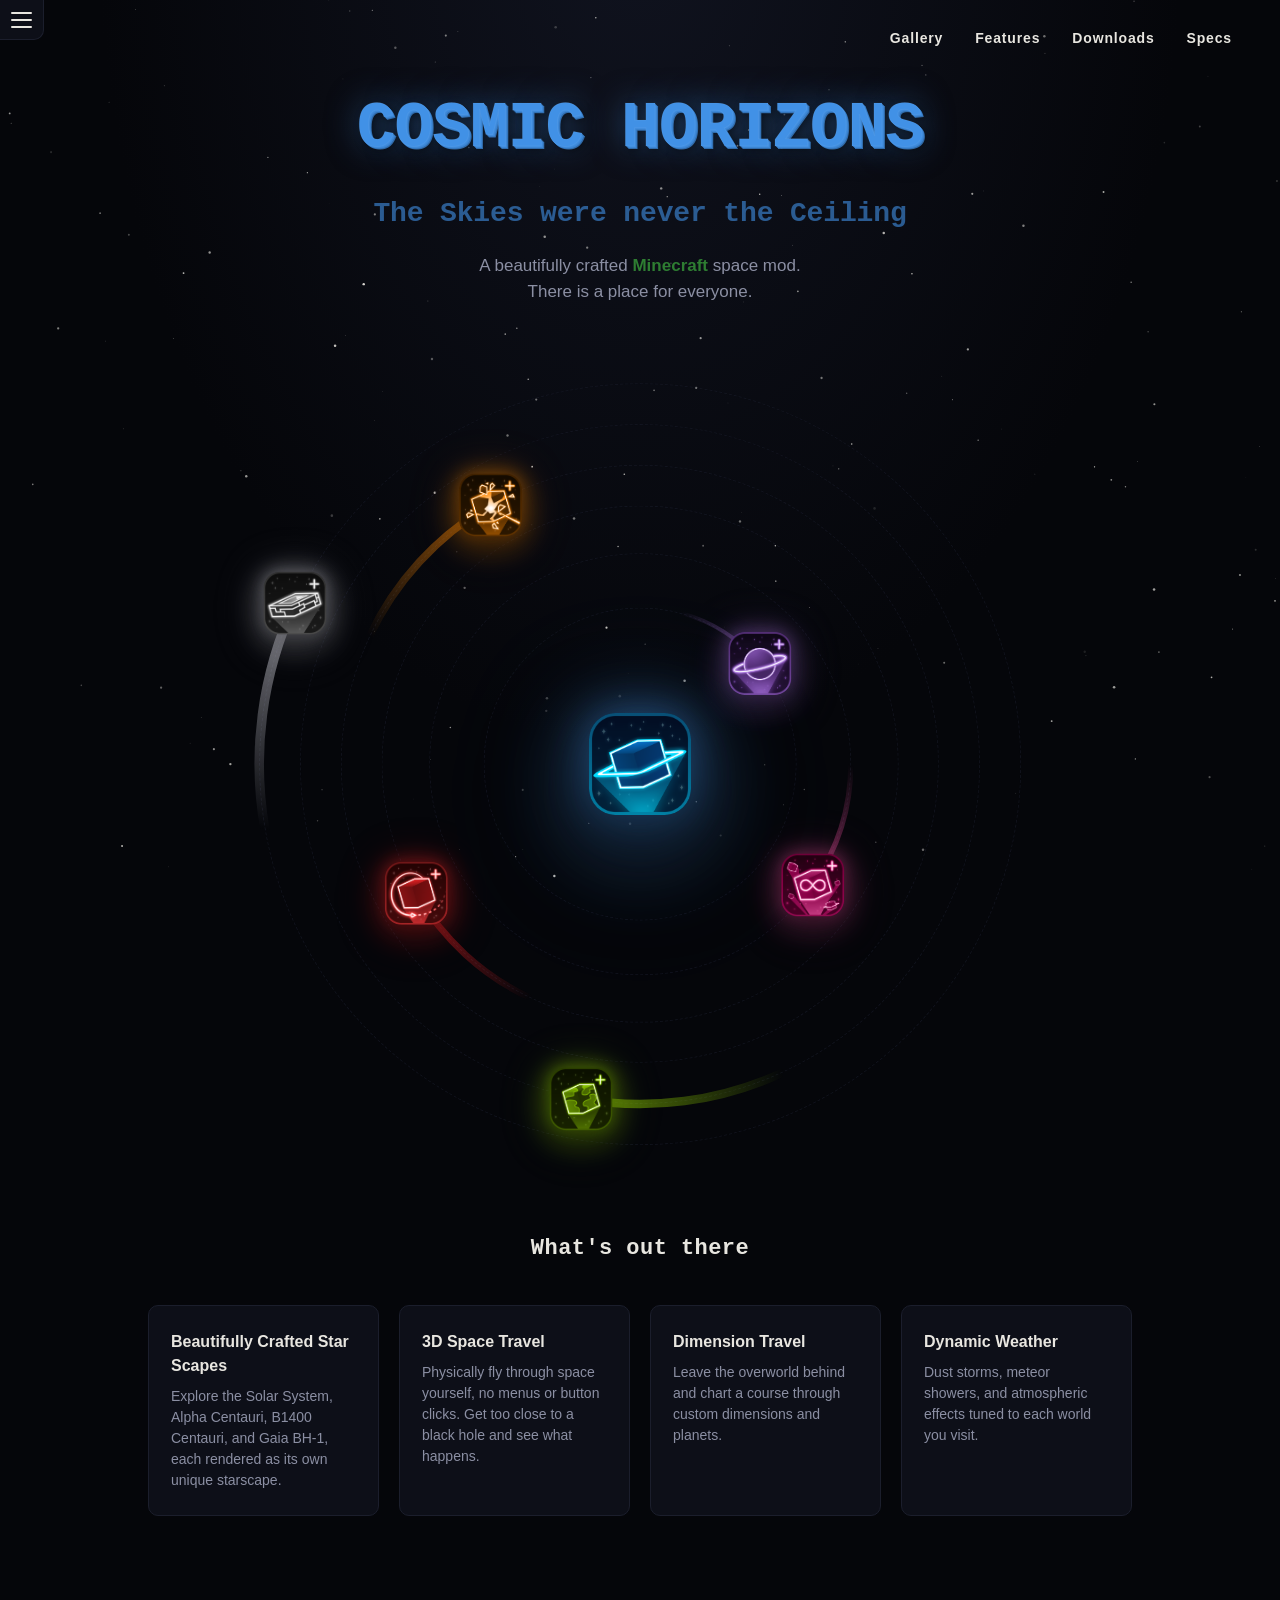
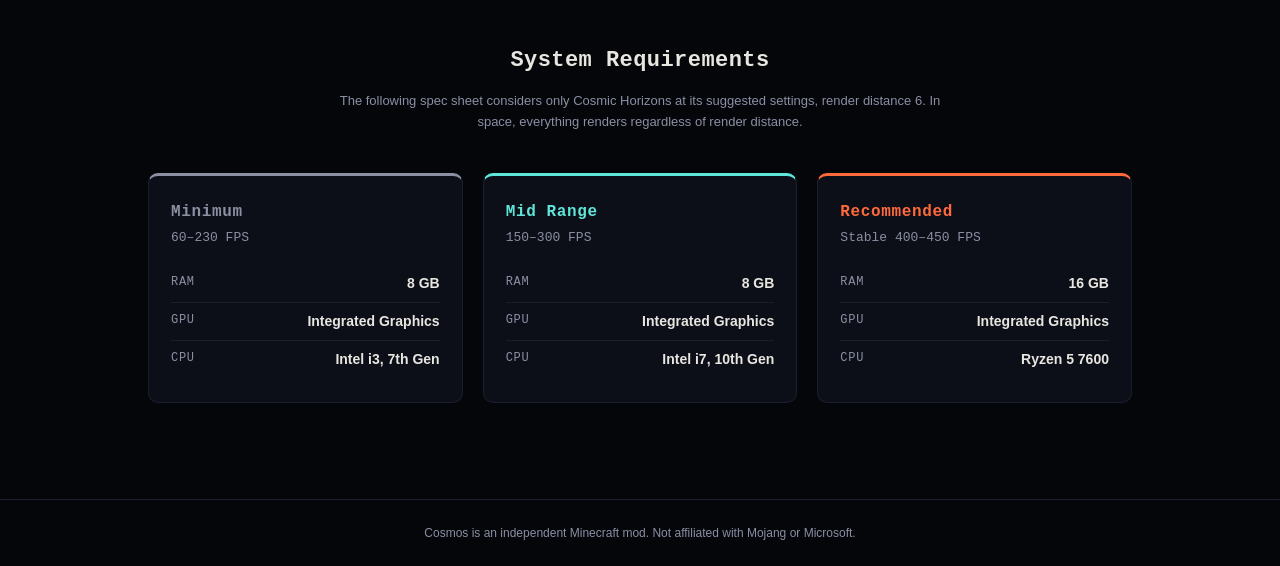
<file: index.html>
<!DOCTYPE html>
<html lang="en">
<head>
  <meta charset="UTF-8" />
  <meta name="viewport" content="width=device-width, initial-scale=1.0" />
  <title>Cosmic Horizons — A Minecraft Space Mod</title>
  <meta name="description" content="Cosmos is a Minecraft mod that adds galaxies, planets, black holes, and dimension travel." />
  <link rel="icon" type="image/png" href="assets/img/cosmos.png" />
  <link rel="stylesheet" href="css/style.css" />
</head>
<body>

  <canvas id="starfield"></canvas>

  <header class="site-header">
    <div class="nav-menu">
      <button class="nav-menu-toggle" id="navMenuToggle" aria-label="Open menu" aria-expanded="false" aria-controls="navMenuDropdown">
        <span></span>
        <span></span>
        <span></span>
      </button>
      <div class="nav-menu-dropdown" id="navMenuDropdown">
        <button class="nav-menu-item" id="navMenuDiscord" type="button">
          <img src="assets/img/discord.png" alt="" />
          <span>Discord</span>
        </button>
        <a class="nav-menu-item" href="news.html">
          <img src="assets/img/news.png" alt="" />
          <span>News</span>
        </a>
        <a class="nav-menu-item" href="credits.html">
          <img src="assets/img/credits.png" alt="" />
          <span>Credits</span>
        </a>
      </div>
    </div>
    <nav class="site-nav">
      <a href="gallery.html" class="nav-gallery">Gallery</a>
      <a href="#features" class="nav-features">Features</a>
      <a href="#viewport" class="nav-downloads">Downloads</a>
      <a href="#specs" class="nav-specs">Specs</a>
    </nav>
  </header>

  <main>

    <section class="hero" id="viewport">
      <h1 class="hero-title-3d">Cosmic&nbsp;Horizons</h1>

      <div class="hero-text">
        <p class="hero-lede">The Skies were never the Ceiling</p>
        <p class="hero-sub-line">A beautifully crafted <span class="mc-green">Minecraft</span> space mod.<br />There is a place for everyone.</p>
      </div>

      <div class="orrery">

        <svg class="trail-defs" width="0" height="0">
          <defs>
            <linearGradient id="trail-fade-spheromatic" gradientUnits="userSpaceOnUse" x1="25.88" y1="-96.59" x2="76.60" y2="-64.28">
              <stop offset="0%" stop-color="var(--hex-spheromatic)" stop-opacity="0" />
              <stop offset="100%" stop-color="var(--hex-spheromatic)" stop-opacity="0.6" />
            </linearGradient>
            <linearGradient id="trail-fade-every-mans-sky" gradientUnits="userSpaceOnUse" x1="100" y1="0" x2="81.92" y2="57.36">
              <stop offset="0%" stop-color="var(--hex-every-mans-sky)" stop-opacity="0" />
              <stop offset="100%" stop-color="var(--hex-every-mans-sky)" stop-opacity="0.6" />
            </linearGradient>
            <linearGradient id="trail-fade-realio" gradientUnits="userSpaceOnUse" x1="-42.26" y1="90.63" x2="-86.60" y2="50">
              <stop offset="0%" stop-color="var(--hex-realio)" stop-opacity="0" />
              <stop offset="100%" stop-color="var(--hex-realio)" stop-opacity="0.6" />
            </linearGradient>
            <linearGradient id="trail-fade-mayhem" gradientUnits="userSpaceOnUse" x1="-90.63" y1="-42.26" x2="-50" y2="-86.60">
              <stop offset="0%" stop-color="var(--hex-mayhem)" stop-opacity="0" />
              <stop offset="100%" stop-color="var(--hex-mayhem)" stop-opacity="0.6" />
            </linearGradient>
            <linearGradient id="trail-fade-trappist" gradientUnits="userSpaceOnUse" x1="42.26" y1="90.63" x2="-17.36" y2="98.48">
              <stop offset="0%" stop-color="var(--hex-trappist)" stop-opacity="0" />
              <stop offset="100%" stop-color="var(--hex-trappist)" stop-opacity="0.6" />
            </linearGradient>
            <linearGradient id="trail-fade-machine-world" gradientUnits="userSpaceOnUse" x1="-98.48" y1="17.36" x2="-90.63" y2="-42.26">
              <stop offset="0%" stop-color="var(--hex-machine-world)" stop-opacity="0" />
              <stop offset="100%" stop-color="var(--hex-machine-world)" stop-opacity="0.6" />
            </linearGradient>
          </defs>
        </svg>

        <div class="orbit-ring orbit-ring--1"></div>
        <div class="orbit-ring orbit-ring--2"></div>
        <div class="orbit-ring orbit-ring--3"></div>
        <div class="orbit-ring orbit-ring--4"></div>
        <div class="orbit-ring orbit-ring--5"></div>
        <div class="orbit-ring orbit-ring--6"></div>

        <svg class="trail trail--spheromatic" style="--angle: -40deg;" viewBox="-100 -100 200 200">
          <path d="M 25.88 -96.59 A 100 100 0 0 1 76.60 -64.28" stroke="url(#trail-fade-spheromatic)" />
        </svg>
        <div class="planet planet--spheromatic" style="--angle: -40deg;" data-addon="spheromatic">
          <img src="assets/img/spheromatic.png" alt="Spheromatic" />
          <span class="planet-label">Spheromatic</span>
        </div>

        <svg class="trail trail--every-mans-sky" style="--angle: 35deg;" viewBox="-100 -100 200 200">
          <path d="M 100 0 A 100 100 0 0 1 81.92 57.36" stroke="url(#trail-fade-every-mans-sky)" />
        </svg>
        <div class="planet planet--every-mans-sky" style="--angle: 35deg;" data-addon="every-mans-sky">
          <img src="assets/img/every_mans_sky.png" alt="Every Man's Sky" />
          <span class="planet-label">Every Man's Sky</span>
        </div>

        <svg class="trail trail--realio" style="--angle: 150deg;" viewBox="-100 -100 200 200">
          <path d="M -42.26 90.63 A 100 100 0 0 1 -86.60 50" stroke="url(#trail-fade-realio)" />
        </svg>
        <div class="planet planet--realio" style="--angle: 150deg;" data-addon="realio">
          <img src="assets/img/realio.png" alt="Realio" />
          <span class="planet-label">Realio</span>
        </div>

        <svg class="trail trail--mayhem" style="--angle: -120deg;" viewBox="-100 -100 200 200">
          <path d="M -90.63 -42.26 A 100 100 0 0 1 -50 -86.60" stroke="url(#trail-fade-mayhem)" />
        </svg>
        <div class="planet planet--mayhem" style="--angle: -120deg;" data-addon="mayhem">
          <img src="assets/img/mayhem.png" alt="Mayhem" />
          <span class="planet-label">Mayhem</span>
        </div>

        <svg class="trail trail--trappist" style="--angle: 100deg;" viewBox="-100 -100 200 200">
          <path d="M 42.26 90.63 A 100 100 0 0 1 -17.36 98.48" stroke="url(#trail-fade-trappist)" />
        </svg>
        <div class="planet planet--trappist" style="--angle: 100deg;" data-addon="trappist">
          <img src="assets/img/trappist.png" alt="Trappist" />
          <span class="planet-label">Trappist</span>
        </div>

        <svg class="trail trail--machine-world" style="--angle: -155deg;" viewBox="-100 -100 200 200">
          <path d="M -98.48 17.36 A 100 100 0 0 1 -90.63 -42.26" stroke="url(#trail-fade-machine-world)" />
        </svg>
        <div class="planet planet--machine-world" style="--angle: -155deg;" data-addon="machine-world">
          <img src="assets/img/machine_world.png" alt="Machine World" />
          <span class="planet-label">Machine World</span>
        </div>

        <div class="hero-core" data-addon="cosmos">
          <img src="assets/img/cosmos.png" alt="Cosmic Horizons mod screenshot" class="hero-core-image" />
          <span class="planet-label hero-core-label">Cosmic Horizons</span>
        </div>

      </div>
    </section>

    <section class="features" id="features">
      <h2>What's out there</h2>
      <div class="feature-grid">
        <article class="feature-card">
          <h3>Beautifully Crafted Star Scapes</h3>
          <p>Explore the Solar System, Alpha Centauri, B1400 Centauri, and Gaia BH-1, each rendered as its own unique starscape.</p>
        </article>
        <article class="feature-card">
          <h3>3D Space Travel</h3>
          <p>Physically fly through space yourself, no menus or button clicks. Get too close to a black hole and see what happens.</p>
        </article>
        <article class="feature-card">
          <h3>Dimension Travel</h3>
          <p>Leave the overworld behind and chart a course through custom dimensions and planets.</p>
        </article>
        <article class="feature-card">
          <h3>Dynamic Weather</h3>
          <p>Dust storms, meteor showers, and atmospheric effects tuned to each world you visit.</p>
        </article>
      </div>
    </section>

    <section class="specs" id="specs">
      <h2>System Requirements</h2>
      <p class="specs-note">The following spec sheet considers only Cosmic Horizons at its suggested settings, render distance 6. In space, everything renders regardless of render distance.</p>

      <div class="specs-grid">
        <article class="specs-card specs-card--min">
          <h3>Minimum</h3>
          <p class="specs-fps">60&ndash;230 FPS</p>
          <dl>
            <div class="specs-row"><dt>RAM</dt><dd>8 GB</dd></div>
            <div class="specs-row"><dt>GPU</dt><dd>Integrated Graphics</dd></div>
            <div class="specs-row"><dt>CPU</dt><dd>Intel i3, 7th Gen</dd></div>
          </dl>
        </article>

        <article class="specs-card specs-card--mid">
          <h3>Mid Range</h3>
          <p class="specs-fps">150&ndash;300 FPS</p>
          <dl>
            <div class="specs-row"><dt>RAM</dt><dd>8 GB</dd></div>
            <div class="specs-row"><dt>GPU</dt><dd>Integrated Graphics</dd></div>
            <div class="specs-row"><dt>CPU</dt><dd>Intel i7, 10th Gen</dd></div>
          </dl>
        </article>

        <article class="specs-card specs-card--rec">
          <h3>Recommended</h3>
          <p class="specs-fps">Stable 400&ndash;450 FPS</p>
          <dl>
            <div class="specs-row"><dt>RAM</dt><dd>16 GB</dd></div>
            <div class="specs-row"><dt>GPU</dt><dd>Integrated Graphics</dd></div>
            <div class="specs-row"><dt>CPU</dt><dd>Ryzen 5 7600</dd></div>
          </dl>
        </article>
      </div>
    </section>

  </main>

  <footer class="site-footer">
    <p>Cosmos is an independent Minecraft mod. Not affiliated with Mojang or Microsoft.</p>
  </footer>

  <div class="addon-backdrop" id="addonBackdrop">
    <div class="addon-panel" id="addonPanel" role="dialog" aria-modal="true" aria-labelledby="addonPanelName">
      <button class="addon-panel-close" id="addonPanelClose" aria-label="Close">&times;</button>
      <h3 class="addon-panel-name" id="addonPanelName"></h3>
      <div class="addon-panel-links">
        <a class="addon-link-btn" id="addonPanelModrinth" href="#" target="_blank" rel="noopener">
          <img src="assets/img/modrinth.png" alt="Modrinth" />
        </a>
        <a class="addon-link-btn" id="addonPanelCurseforge" href="#" target="_blank" rel="noopener">
          <img src="assets/img/curseforge.png" alt="CurseForge" />
        </a>
      </div>
      <p class="addon-panel-about" id="addonPanelAbout"></p>
      <a class="addon-download-btn" id="addonPanelDownload" href="#" target="_blank" rel="noopener">Download</a>
    </div>
  </div>

  <script type="application/json" id="addonData">
  {
    "cosmos": {
      "name": "Cosmic Horizons",
      "color": "rgb(65, 145, 230)",
      "glow": "65, 145, 230",
      "about": "The foundation of the whole thing. Cosmic Horizons rebuilds space in Minecraft from the ground up, with real scale, real distances, and real reasons to fly further than you thought you could. Start in the Solar System, then push out to Alpha Centauri, B1400 Centauri, Gaia BH-1, and whatever else has been added since you last checked. Planets, moons, asteroid fields, black holes, all built to be flown through, not just looked at. Every other addon on this page builds on top of this one. Requires Soul Shade.",
      "released": true,
      "modrinth": "#",
      "curseforge": "#"
    },
    "spheromatic": {
      "name": "Spheromatic",
      "color": "#9866C7",
      "glow": "152, 102, 199",
      "about": "Cosmic Horizons, minus the cubes. Spheromatic swaps out the blocky planets, moons, rings, stars, and black holes for actual sphere geometry, so the universe finally looks the way it should from a distance. Drop it in alongside the base mod and nothing else changes, it's a visual layer, not a rework.",
      "released": true,
      "modrinth": "#",
      "curseforge": "#"
    },
    "every-mans-sky": {
      "name": "Every Man's Sky",
      "color": "#CF468C",
      "glow": "207, 70, 140",
      "about": "For when seven star systems isn't enough. This addon generates new systems on the fly, nebulae, planets, weird formations, none of it hand placed. Fly far enough in any direction and there's always another one waiting.",
      "released": false,
      "modrinth": "#",
      "curseforge": "#"
    },
    "realio": {
      "name": "Realio",
      "color": "#E32124",
      "glow": "227, 33, 36",
      "about": "The realism slider, cranked up. Proper gravity, physics that don't cut corners, and hooks into Valkyrien Skies and Sable so ships and structures behave the way you'd expect them to out in the void.",
      "released": false,
      "modrinth": "#",
      "curseforge": "#"
    },
    "mayhem": {
      "name": "Mayhem",
      "color": "#F98604",
      "glow": "249, 134, 4",
      "about": "Sometimes you just want to blow up a planet. Mayhem adds weapons, prototype tech, and orbital strike systems built for exactly that. Not subtle, not meant to be.",
      "released": false,
      "modrinth": "#",
      "curseforge": "#"
    },
    "trappist": {
      "name": "Trappist",
      "color": "#97D802",
      "glow": "151, 216, 2",
      "about": "TRAPPIST-1, recreated properly, all seven planets. Go looking for the ones that might actually support life, or just wander the surfaces of one of the more famous systems we've found so far.",
      "released": false,
      "modrinth": "#",
      "curseforge": "#"
    },
    "machine-world": {
      "name": "Machine World",
      "color": "#D2D2DC",
      "glow": "210, 210, 220",
      "about": "Build big, or don't bother. Ring worlds, Dyson spheres, star lifters, entire planets converted into machinery. New ways to generate power and automate everything once you've outgrown the basics.",
      "released": false,
      "modrinth": "#",
      "curseforge": "#"
    }
  }
  </script>
  <script src="js/starfield.js"></script>
  <script src="js/main.js"></script>
  <script src="js/addon-panel.js"></script>
</body>
</html>
</file>
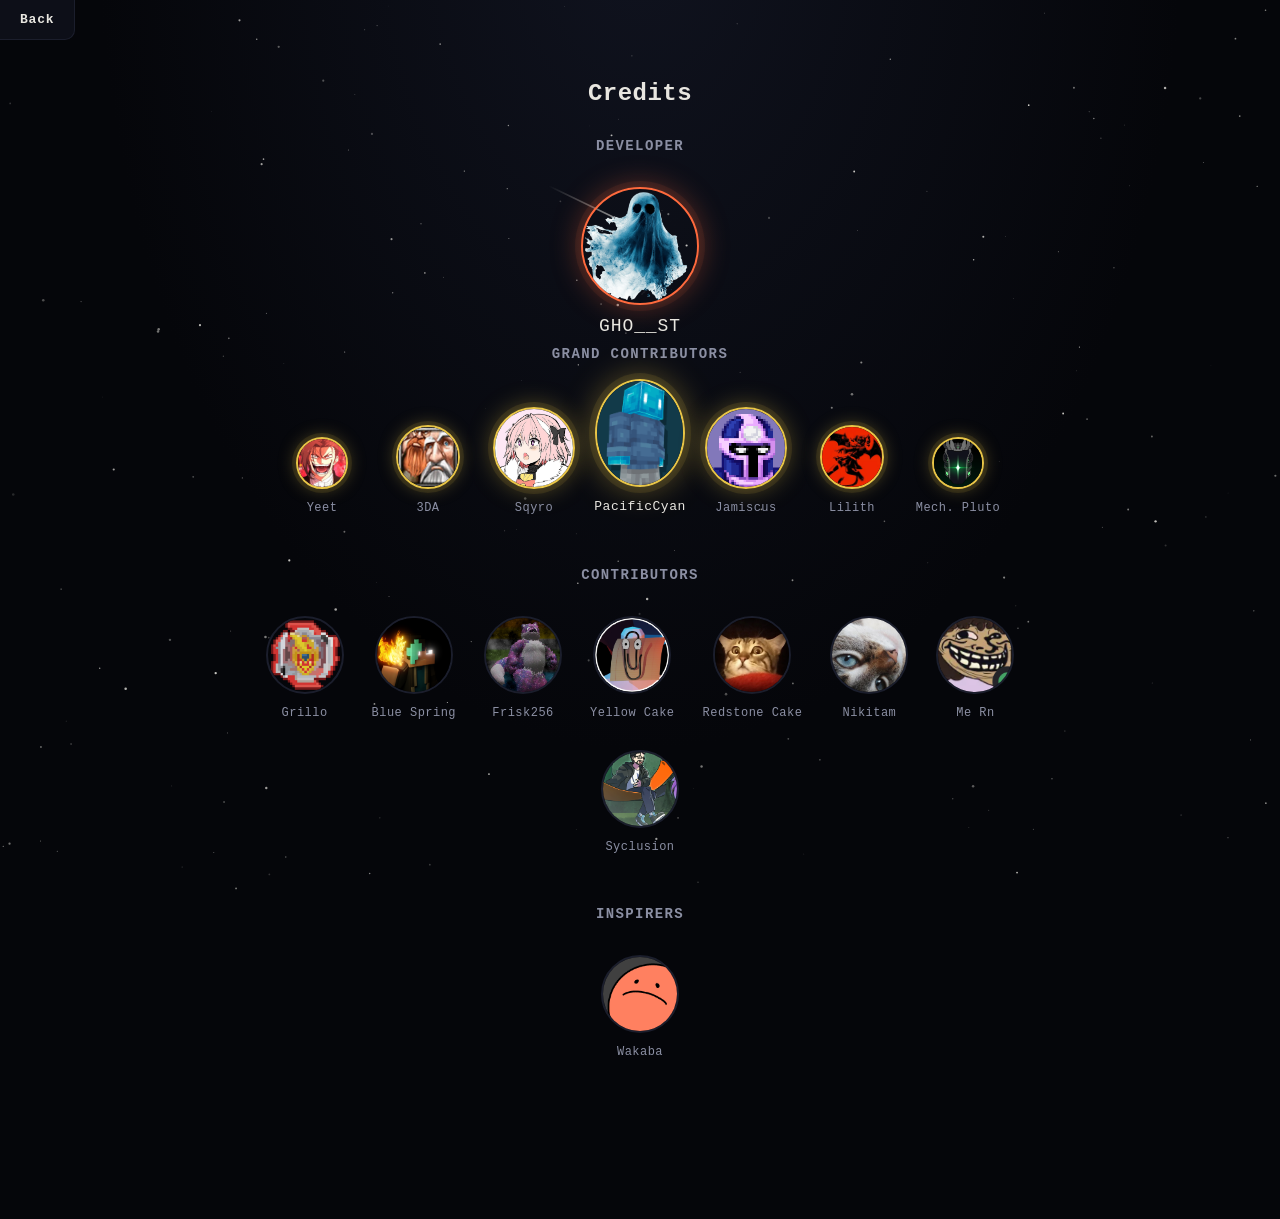
<file: credits.html>
<!DOCTYPE html>
<html lang="en">
<head>
  <meta charset="UTF-8" />
  <meta name="viewport" content="width=device-width, initial-scale=1.0" />
  <title>Cosmic Horizons - Credits</title>
  <meta name="description" content="The people behind the Cosmos Minecraft mod." />
  <link rel="icon" type="image/png" href="assets/img/cosmos.png" />
  <link rel="stylesheet" href="css/style.css" />
</head>
<body class="credits-page">

  <canvas id="starfield"></canvas>

  <header class="news-header">
    <a class="news-back" href="index.html">Back</a>
  </header>

  <main class="credits-main">
    <h1>Credits</h1>

    <section class="credits-section credits-section--tight">
      <h2>Developer</h2>
      <div class="credits-developer">
        <img class="credits-avatar-lg" src="assets/credits/ghost.png" alt="GHO__ST" />
        <p class="credits-name-lg">GHO__ST</p>
      </div>
    </section>

    <section class="credits-section">
      <h2>Grand Contributors</h2>
      <div class="grand-row">
        <div class="grand-item">
          <img class="grand-avatar grand-avatar--edge" src="assets/credits/yeet.png" alt="Yeet" />
          <p class="grand-name">Yeet</p>
        </div>
        <div class="grand-item">
          <img class="grand-avatar grand-avatar--outer" src="assets/credits/3da.png" alt="3DA" />
          <p class="grand-name">3DA</p>
        </div>
        <div class="grand-item">
          <img class="grand-avatar grand-avatar--mid" src="assets/credits/sqyro.png" alt="Sqyro" />
          <p class="grand-name">Sqyro</p>
        </div>
        <div class="grand-item">
          <img class="grand-avatar grand-avatar--center" src="assets/credits/pacific.png" alt="PacificCyan" />
          <p class="grand-name grand-name--center">PacificCyan</p>
        </div>
        <div class="grand-item">
          <img class="grand-avatar grand-avatar--mid" src="assets/credits/jamiscus.png" alt="Jamiscus" />
          <p class="grand-name">Jamiscus</p>
        </div>
        <div class="grand-item">
          <img class="grand-avatar grand-avatar--outer" src="assets/credits/lilith.png" alt="Lilith" />
          <p class="grand-name">Lilith</p>
        </div>
        <div class="grand-item">
          <img class="grand-avatar grand-avatar--edge" src="assets/credits/mechanic_pluto.png" alt="Mech. Pluto" />
          <p class="grand-name">Mech. Pluto</p>
        </div>
      </div>
    </section>

    <section class="credits-section">
      <h2>Contributors</h2>
      <div class="credits-row">
        <div class="credits-item">
          <img class="credits-avatar" src="assets/credits/grillo.png" alt="Grillo" />
          <p class="credits-name">Grillo</p>
        </div>
        <div class="credits-item">
          <img class="credits-avatar" src="assets/credits/blue_spring.png" alt="Blue Spring" />
          <p class="credits-name">Blue Spring</p>
        </div>
        <div class="credits-item">
          <img class="credits-avatar" src="assets/credits/frisk.png" alt="Frisk256" />
          <p class="credits-name">Frisk256</p>
        </div>
        <div class="credits-item">
          <img class="credits-avatar" src="assets/credits/yellow_cake.png" alt="Yellow Cake" />
          <p class="credits-name">Yellow Cake</p>
        </div>
        <div class="credits-item">
          <img class="credits-avatar" src="assets/credits/redstonecake.png" alt="Redstone Cake" />
          <p class="credits-name">Redstone Cake</p>
        </div>
        <div class="credits-item">
          <img class="credits-avatar" src="assets/credits/nikitam.png" alt="Nikitam" />
          <p class="credits-name">Nikitam</p>
        </div>
        <div class="credits-item">
          <img class="credits-avatar" src="assets/credits/me_rn.png" alt="Me Rn" />
          <p class="credits-name">Me Rn</p>
        </div>
        <div class="credits-item">
          <img class="credits-avatar" src="assets/credits/syclusion.png" alt="Syclusion" />
          <p class="credits-name">Syclusion</p>
        </div>
      </div>
    </section>

    <section class="credits-section">
      <h2>Inspirers</h2>
      <div class="credits-row">
        <div class="credits-item">
          <img class="credits-avatar" src="assets/credits/wakaba.png" alt="Wakaba" />
          <p class="credits-name">Wakaba</p>
        </div>
      </div>
    </section>
  </main>

  <script src="js/starfield.js"></script>
</body>
</html>
</file>
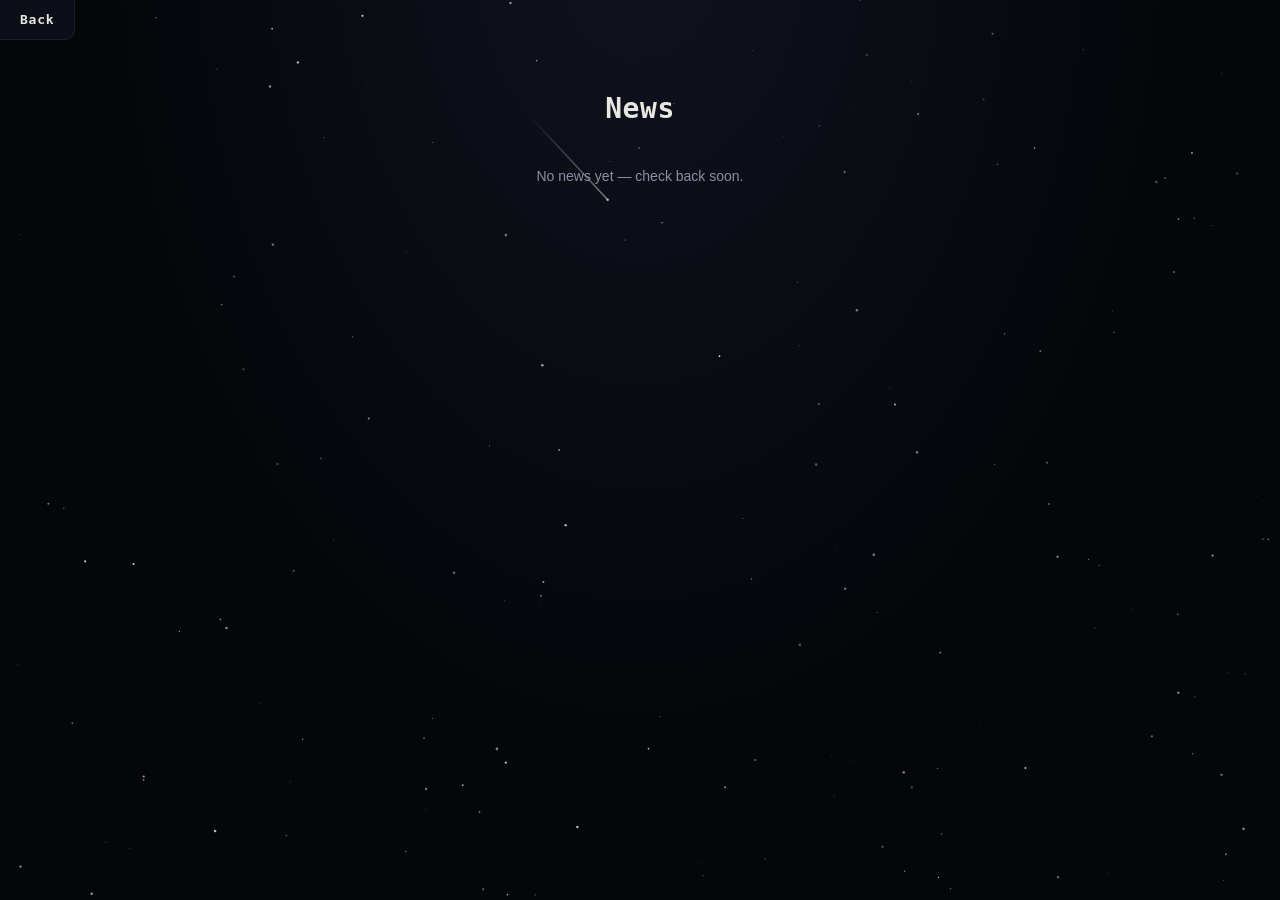
<file: news.html>
<!DOCTYPE html>
<html lang="en">
<head>
  <meta charset="UTF-8" />
  <meta name="viewport" content="width=device-width, initial-scale=1.0" />
  <title>Cosmic Horizons - News</title>
  <meta name="description" content="Latest news and updates for the Cosmos Minecraft mod." />
  <link rel="icon" type="image/png" href="assets/img/cosmos.png" />
  <link rel="stylesheet" href="css/style.css" />
</head>
<body>

  <canvas id="starfield"></canvas>

  <header class="news-header">
    <a class="news-back" href="index.html">Back</a>
  </header>

  <main class="news-main">
    <h1>News</h1>
    <div class="news-list" id="newsList"></div>
  </main>

  <script src="js/starfield.js"></script>
  <script src="js/news.js"></script>
</body>
</html>
</file>
<file: css/style.css>
:root {
  --void:        #05060A;
  --panel:       #0D0F18;
  --panel-line:  #1B1E2C;
  --text:        #E8E6E0;
  --text-dim:    #8B8FA3;
  --plasma:      #FF6A3D;
  --plasma-dim:  #7A3320;
  --cyan:        #5EE6D9;

  --core-glow:            65, 145, 230;
  --glow-spheromatic:     152, 102, 199;
  --glow-every-mans-sky:  207, 70, 140;
  --glow-realio:          227, 33, 36;
  --glow-mayhem:          249, 134, 4;
  --glow-trappist:        151, 216, 2;
  --glow-machine-world:   210, 210, 220;

  --hex-spheromatic:     #9866C7;
  --hex-every-mans-sky:  #CF468C;
  --hex-realio:          #E32124;
  --hex-mayhem:          #F98604;
  --hex-trappist:        #97D802;
  --hex-machine-world:   #D2D2DC;

  --font-display: 'Space Mono', 'IBM Plex Mono', ui-monospace, SFMono-Regular, monospace;
  --font-body:    'Inter', -apple-system, BlinkMacSystemFont, 'Segoe UI', sans-serif;

  --mc-green:    #6FCF3C;
  --spec-min:    #8B8FA3;
  --spec-mid:    var(--cyan);
  --spec-rec:    var(--plasma);
}

* { margin: 0; padding: 0; box-sizing: border-box; }

html { scroll-behavior: smooth; }

body {
  background: var(--void);
  color: var(--text);
  font-family: var(--font-body);
  line-height: 1.5;
  overflow-x: hidden;
}

a {
  color: inherit;
  text-decoration: none;
}

img { max-width: 100%; display: block; }

#starfield {
  position: fixed;
  top: 0;
  left: 0;
  width: 100%;
  height: 100%;
  z-index: 0;
  background: radial-gradient(ellipse at 50% -10%, #10131f 0%, var(--void) 60%);
}

@media (prefers-reduced-motion: reduce) {
  #starfield { display: none; }
}

/* header */

.site-header {
  position: relative;
  z-index: 10;
  display: flex;
  align-items: center;
  justify-content: flex-end;
  padding: 28px 48px;
}

.nav-menu {
  position: fixed;
  top: 0;
  left: 0;
  z-index: 100;
}

.nav-menu-toggle {
  display: flex;
  flex-direction: column;
  justify-content: center;
  align-items: stretch;
  gap: 5px;
  width: 44px;
  height: 40px;
  padding: 0 11px;
  background: var(--panel);
  border: 1px solid var(--panel-line);
  border-top: none;
  border-left: none;
  border-radius: 0 0 10px 0;
  cursor: pointer;
  transition: border-color 0.2s ease, background-color 0.2s ease;
}

.nav-menu-toggle:hover,
.nav-menu-toggle:focus-visible {
  border-color: var(--plasma);
  background: rgba(255, 106, 61, 0.08);
}

.nav-menu-toggle span {
  display: block;
  height: 2px;
  width: 100%;
  background: var(--text);
  border-radius: 2px;
  transition: transform 0.2s ease, opacity 0.2s ease;
}

.nav-menu-toggle.is-active span:nth-child(1) { transform: translateY(7px) rotate(45deg); }
.nav-menu-toggle.is-active span:nth-child(2) { opacity: 0; }
.nav-menu-toggle.is-active span:nth-child(3) { transform: translateY(-7px) rotate(-45deg); }

.nav-menu-dropdown {
  position: absolute;
  top: calc(100% + 10px);
  left: 0;
  z-index: 30;
  min-width: 240px;
  display: flex;
  flex-direction: column;
  gap: 2px;
  background: var(--panel);
  border: 1px solid var(--panel-line);
  border-radius: 10px;
  padding: 10px;
  opacity: 0;
  transform: translateY(-8px);
  pointer-events: none;
  transition: opacity 0.2s ease, transform 0.2s ease;
  box-shadow: 0 20px 40px rgba(0, 0, 0, 0.55);
}

.nav-menu-dropdown.is-open {
  opacity: 1;
  transform: translateY(0);
  pointer-events: auto;
}

.nav-menu-item {
  display: flex;
  align-items: center;
  gap: 12px;
  width: 100%;
  background: none;
  border: none;
  border-radius: 6px;
  padding: 12px 16px;
  font-family: var(--font-body);
  font-size: 14px;
  color: var(--text-dim);
  text-align: left;
  cursor: pointer;
  transition: background-color 0.15s ease, color 0.15s ease;
}

.nav-menu-item:hover,
.nav-menu-item:focus-visible {
  background: rgba(255, 255, 255, 0.06);
  color: var(--text);
}

#navMenuDiscord:hover,
#navMenuDiscord:focus-visible {
  outline: 1px solid #5865F2;
  outline-offset: -1px;
}

.nav-menu-item[href="news.html"]:hover,
.nav-menu-item[href="news.html"]:focus-visible {
  outline: 1px solid #E33636;
  outline-offset: -1px;
}

.nav-menu-item[href="credits.html"]:hover,
.nav-menu-item[href="credits.html"]:focus-visible {
  outline: 1px solid #FF6A3D;
  outline-offset: -1px;
}

.nav-menu-item img {
  width: 18px;
  height: 18px;
  object-fit: contain;
  flex-shrink: 0;
}

@media (prefers-reduced-motion: reduce) {
  .nav-menu-toggle span,
  .nav-menu-dropdown {
    transition: none;
  }
}

.site-nav {
  display: flex;
  gap: 32px;
  font-size: 14px;
  color: var(--text-dim);
}

.site-nav a {
  transition: color 0.2s ease;
}

.site-nav a:hover,
.site-nav a:focus-visible {
  color: var(--text);
}

.nav-specs,
.nav-downloads,
.nav-features,
.nav-gallery {
  font-weight: 700;
  color: var(--text) !important;
  letter-spacing: 0.06em;
}

.nav-specs:hover,
.nav-specs:focus-visible,
.nav-downloads:hover,
.nav-downloads:focus-visible,
.nav-features:hover,
.nav-features:focus-visible,
.nav-gallery:hover,
.nav-gallery:focus-visible {
  color: var(--cyan) !important;
}

/* hero */

main {
  position: relative;
  z-index: 5;
}

.hero {
  display: flex;
  flex-direction: column;
  align-items: center;
  text-align: center;
  padding: 20px 24px 96px;
  gap: 32px;
}

.hero-text {
  max-width: 640px;
  display: flex;
  flex-direction: column;
  gap: 18px;
  align-items: center;
  margin-bottom: 88px;
}

.hero-title-3d {
  width: 100%;
  margin: 0 auto;
  font-family: var(--font-display);
  font-weight: 700;
  font-size: clamp(32px, 5.5vw, 64px);
  line-height: 1;
  letter-spacing: -0.01em;
  text-transform: uppercase;
  text-align: center;
  color: rgb(var(--core-glow));
  cursor: default;
  -webkit-text-stroke: 1px rgba(255, 255, 255, 0.06);
  text-shadow:
    1px 1px 0 rgba(var(--core-glow), 0.7),
    2px 2px 0 rgba(var(--core-glow), 0.7),
    3px 3px 0 rgba(var(--core-glow), 0.7),
    4px 4px 8px rgba(0, 0, 0, 0.5),
    0 0 32px rgba(var(--core-glow), 0.5);
}

.hero-lede {
  font-family: var(--font-display);
  font-weight: 700;
  font-size: clamp(20px, 3vw, 28px);
  letter-spacing: -0.005em;
  color: rgba(var(--core-glow), 0.6);
}

.hero-sub-line {
  font-size: 17px;
  color: var(--text-dim);
}

.mc-green {
  color: #2E7D32;
  font-weight: 700;
}

/* orrery */

.orrery {
  --orrery-size: min(680px, 92vw);
  position: relative;
  width: var(--orrery-size);
  max-width: 100vw;
  aspect-ratio: 1 / 1;
  display: flex;
  align-items: center;
  justify-content: center;
  overflow: visible;
}

.hero-core {
  position: relative;
  z-index: 5;
  width: calc(var(--orrery-size) * 0.15);
  aspect-ratio: 1 / 1;
}

.hero-core-image {
  width: 100%;
  height: 100%;
  object-fit: cover;
  border-radius: 25.7%;
  image-rendering: auto;
  cursor: pointer;
  transition: filter 0.25s ease, transform 0.25s ease;
  transform: scale(1);
  filter:
    drop-shadow(0 30px 45px rgba(0, 0, 0, 0.55))
    drop-shadow(0 0 22px rgba(var(--core-glow), 0.55))
    drop-shadow(0 0 48px rgba(var(--core-glow), 0.3));
}

.hero-core:hover .hero-core-image {
  transform: scale(1.08);
  filter:
    drop-shadow(0 34px 50px rgba(0, 0, 0, 0.6))
    drop-shadow(0 0 32px rgba(var(--core-glow), 0.85))
    drop-shadow(0 0 70px rgba(var(--core-glow), 0.5));
}

.hero-core-label {
  transform: translate(-50%, calc(-50% - 90px));
}

.hero-core:hover .hero-core-label {
  opacity: 1;
  transform: translate(-50%, calc(-50% - 98px));
}

.orbit-ring {
  position: absolute;
  top: 50%;
  left: 50%;
  border: 1px dashed var(--panel-line);
  border-radius: 50%;
  transform: translate(-50%, -50%);
  opacity: 0.55;
}

.orbit-ring--1 { width: 46%; height: 46%; }
.orbit-ring--2 { width: 62%; height: 62%; }
.orbit-ring--3 { width: 76%; height: 76%; }
.orbit-ring--4 { width: 88%; height: 88%; }
.orbit-ring--5 { width: 100%; height: 100%; }
.orbit-ring--6 { width: 112%; height: 112%; }

.planet {
  position: absolute;
  top: 50%;
  left: 50%;
  z-index: 4;
  width: 1px;
  height: 1px;
  transform: translate(-50%, -50%) rotate(var(--angle)) translateX(var(--radius)) rotate(calc(var(--angle) * -1));
  animation: orbit-drift 140s linear infinite;
  animation-delay: inherit;
}

.planet img {
  display: block;
  position: absolute;
  top: 50%;
  left: 50%;
  transform: translate(-50%, -50%) scale(1);
  transform-origin: center;
  max-width: none;
  object-fit: cover;
  width: calc(var(--orrery-size) * 0.094);
  height: calc(var(--orrery-size) * 0.094);
  border-radius: 25.7%;
  image-rendering: auto;
  z-index: 1;
  cursor: pointer;
  transition: filter 0.25s ease, transform 0.25s ease;
  filter:
    drop-shadow(0 8px 14px rgba(0, 0, 0, 0.5))
    drop-shadow(0 0 8px rgba(var(--glow), 0.5))
    drop-shadow(0 0 18px rgba(var(--glow), 0.28));
}

.planet:hover img {
  transform: translate(-50%, -50%) scale(1.22);
  filter:
    drop-shadow(0 10px 18px rgba(0, 0, 0, 0.55))
    drop-shadow(0 0 14px rgba(var(--glow), 0.85))
    drop-shadow(0 0 32px rgba(var(--glow), 0.5));
}

.planet::before {
  content: "";
  position: absolute;
  top: 50%;
  left: 50%;
  width: calc(var(--orrery-size) * 0.044);
  height: calc(var(--orrery-size) * 0.0074);
  background: linear-gradient(to left, rgba(var(--glow), 0.55), rgba(var(--glow), 0));
  border-radius: 999px;
  transform-origin: right center;
  transform: translate(-100%, -50%) rotate(calc(var(--angle) - 90deg));
  animation: trail-streak-spin 140s linear infinite;
  animation-delay: inherit;
  filter: blur(1.5px);
  z-index: 0;
  pointer-events: none;
}

@keyframes trail-streak-spin {
  from { transform: translate(-100%, -50%) rotate(calc(var(--angle) - 90deg)); }
  to   { transform: translate(-100%, -50%) rotate(calc(var(--angle) + 360deg - 90deg)); }
}

.planet-label {
  position: absolute;
  top: 50%;
  left: 50%;
  transform: translate(-50%, calc(-50% - 46px));
  white-space: nowrap;
  max-width: 40vw;
  overflow: hidden;
  text-overflow: ellipsis;
  font-family: var(--font-display);
  font-size: 11px;
  letter-spacing: 0.06em;
  color: var(--text);
  background: rgba(13, 15, 24, 0.9);
  border: 1px solid var(--panel-line);
  padding: 5px 10px;
  border-radius: 6px;
  opacity: 0;
  pointer-events: none;
  transition: opacity 0.2s ease, transform 0.2s ease;
  z-index: 2;
}

.planet:hover .planet-label {
  opacity: 1;
  transform: translate(-50%, calc(-50% - 54px));
}

.planet--spheromatic     { --radius: calc(var(--orrery-size) * 0.23); --glow: var(--glow-spheromatic); }
.planet--every-mans-sky  { --radius: calc(var(--orrery-size) * 0.31); --glow: var(--glow-every-mans-sky); }
.planet--realio          { --radius: calc(var(--orrery-size) * 0.38); --glow: var(--glow-realio); }
.planet--mayhem          { --radius: calc(var(--orrery-size) * 0.44); --glow: var(--glow-mayhem); }
.planet--trappist        { --radius: calc(var(--orrery-size) * 0.50); --glow: var(--glow-trappist); }
.planet--machine-world   { --radius: calc(var(--orrery-size) * 0.56); --glow: var(--glow-machine-world); }

@keyframes orbit-drift {
  from { transform: translate(-50%, -50%) rotate(var(--angle)) translateX(var(--radius)) rotate(calc(var(--angle) * -1)); }
  to   { transform: translate(-50%, -50%) rotate(calc(var(--angle) + 360deg)) translateX(var(--radius)) rotate(calc((var(--angle) + 360deg) * -1)); }
}

.trail {
  position: absolute;
  top: 50%;
  left: 50%;
  z-index: 3;
  pointer-events: none;
  transform: translate(-50%, -50%);
  animation: trail-drift 140s linear infinite;
  overflow: visible;
}

.trail path {
  fill: none;
  stroke-width: 2.5;
  stroke-linecap: round;
}

.trail--spheromatic     { width: 46%;  height: 46%; }
.trail--every-mans-sky  { width: 62%;  height: 62%; }
.trail--realio          { width: 76%;  height: 76%; }
.trail--mayhem          { width: 88%;  height: 88%; }
.trail--trappist        { width: 100%; height: 100%; }
.trail--machine-world   { width: 112%; height: 112%; }

@keyframes trail-drift {
  from { transform: translate(-50%, -50%) rotate(0deg); }
  to   { transform: translate(-50%, -50%) rotate(360deg); }
}

@media (prefers-reduced-motion: reduce) {
  .trail { animation: none; }
}

.viewport-caption {
  position: absolute;
  bottom: -8px;
  left: 50%;
  transform: translateX(-50%);
  font-family: var(--font-display);
  font-size: 11px;
  letter-spacing: 0.12em;
  color: var(--text-dim);
  white-space: nowrap;
}

@media (prefers-reduced-motion: reduce) {
  .planet { animation: none; }
}

@media (max-width: 640px) {
  .orrery {
    --orrery-size: min(680px, 82vw);
  }

  .planet-label {
    font-size: 10px;
    padding: 4px 8px;
  }
}

@media (max-width: 420px) {
  .orrery {
    --orrery-size: min(680px, 70vw);
  }
}

/* features */

.features {
  padding: 32px 48px 96px;
  max-width: 1080px;
  margin: 0 auto;
}

.features h2 {
  font-family: var(--font-display);
  font-size: 22px;
  text-align: center;
  margin-bottom: 40px;
  color: var(--text);
  letter-spacing: 0.02em;
}

.feature-grid {
  display: grid;
  grid-template-columns: repeat(auto-fit, minmax(220px, 1fr));
  gap: 20px;
}

.feature-card {
  background: var(--panel);
  border: 1px solid var(--panel-line);
  border-radius: 10px;
  padding: 24px 22px;
  transition: border-color 0.2s ease, transform 0.2s ease;
}

.feature-card:hover {
  border-color: var(--plasma-dim);
  transform: translateY(-2px);
}

.feature-card h3 {
  font-size: 16px;
  margin-bottom: 8px;
  color: var(--text);
}

.feature-card p {
  font-size: 14px;
  color: var(--text-dim);
}

/* specs */

.specs {
  padding: 32px 48px 96px;
  max-width: 1080px;
  margin: 0 auto;
  text-align: center;
}

.specs h2 {
  font-family: var(--font-display);
  font-size: 22px;
  margin-bottom: 14px;
  letter-spacing: 0.02em;
}

.specs-note {
  color: var(--text-dim);
  font-size: 13px;
  max-width: 640px;
  margin: 0 auto 40px;
  line-height: 1.6;
}

.specs-grid {
  display: grid;
  grid-template-columns: repeat(auto-fit, minmax(240px, 1fr));
  gap: 20px;
  text-align: left;
}

.specs-card {
  background: var(--panel);
  border: 1px solid var(--panel-line);
  border-top: 3px solid var(--spec-min);
  border-radius: 10px;
  padding: 24px 22px;
  transition: border-color 0.2s ease, transform 0.2s ease;
}

.specs-card--mid { border-top-color: var(--spec-mid); }
.specs-card--rec { border-top-color: var(--spec-rec); }

.specs-card:hover {
  transform: translateY(-2px);
}

.specs-card h3 {
  font-family: var(--font-display);
  font-size: 16px;
  letter-spacing: 0.04em;
  margin-bottom: 4px;
}

.specs-card--min h3 { color: var(--spec-min); }
.specs-card--mid h3 { color: var(--spec-mid); }
.specs-card--rec h3 { color: var(--spec-rec); }

.specs-fps {
  font-family: var(--font-display);
  font-size: 13px;
  color: var(--text-dim);
  margin-bottom: 18px;
}

.specs-row {
  display: flex;
  justify-content: space-between;
  padding: 8px 0;
  border-top: 1px solid var(--panel-line);
  font-size: 14px;
}

.specs-row:first-child { border-top: none; }

.specs-row dt {
  color: var(--text-dim);
  font-family: var(--font-display);
  font-size: 12px;
  letter-spacing: 0.06em;
  text-transform: uppercase;
}

.specs-row dd {
  font-weight: 700;
}

/* footer */

.site-footer {
  position: relative;
  z-index: 5;
  text-align: center;
  padding: 24px;
  font-size: 12px;
  color: var(--text-dim);
  border-top: 1px solid var(--panel-line);
}

/* addon panel */

.addon-backdrop {
  position: fixed;
  inset: 0;
  z-index: 50;
  display: flex;
  align-items: center;
  justify-content: center;
  padding: 24px;
  background: rgba(5, 6, 10, 0.6);
  backdrop-filter: blur(10px);
  -webkit-backdrop-filter: blur(10px);
  opacity: 0;
  pointer-events: none;
  transition: opacity 0.25s ease;
}

.addon-backdrop.is-open {
  opacity: 1;
  pointer-events: auto;
}

.addon-panel {
  --panel-color: var(--cyan);
  --panel-glow: 94, 230, 217;
  position: relative;
  z-index: 51;
  width: min(420px, 88vw);
  max-height: calc(100vh - 48px);
  overflow-y: auto;
  background: var(--panel);
  border: 1px solid var(--panel-color);
  border-radius: 14px;
  padding: 32px 28px 28px;
  transform: scale(0.94);
  opacity: 0;
  pointer-events: none;
  transition: opacity 0.25s ease, transform 0.25s ease;
  box-shadow:
    0 0 0 1px rgba(var(--panel-glow), 0.3),
    0 0 30px rgba(var(--panel-glow), 0.45),
    0 0 70px rgba(var(--panel-glow), 0.25),
    0 20px 60px rgba(0, 0, 0, 0.6);
}

.addon-panel.is-open {
  opacity: 1;
  transform: scale(1);
  pointer-events: auto;
}

.addon-panel-close {
  position: absolute;
  top: 14px;
  right: 16px;
  background: none;
  border: none;
  color: var(--text-dim);
  font-size: 22px;
  line-height: 1;
  cursor: pointer;
  padding: 4px 8px;
  transition: color 0.2s ease;
}

.addon-panel-close:hover,
.addon-panel-close:focus-visible {
  color: var(--text);
}

.addon-panel-name {
  font-family: var(--font-display);
  font-weight: 700;
  font-size: 24px;
  letter-spacing: 0.01em;
  margin-bottom: 22px;
  padding: 0 28px;
  text-align: center;
}

.addon-panel-links {
  display: flex;
  justify-content: center;
  gap: 14px;
  margin-bottom: 20px;
}

.addon-link-btn {
  width: 48px;
  height: 48px;
  border-radius: 50%;
  overflow: hidden;
  border: 1px solid var(--panel-line);
  background: var(--void);
  display: flex;
  align-items: center;
  justify-content: center;
  transition: transform 0.2s ease, border-color 0.2s ease, opacity 0.2s ease;
}

.addon-link-btn:hover,
.addon-link-btn:focus-visible {
  transform: translateY(-2px);
  border-color: var(--panel-color);
}

.addon-link-btn img {
  width: 100%;
  height: 100%;
  object-fit: cover;
}

.addon-link-btn.is-disabled {
  opacity: 0.35;
  filter: grayscale(1);
  cursor: not-allowed;
  pointer-events: none;
}

.addon-panel-about {
  color: var(--text-dim);
  font-size: 14px;
  line-height: 1.6;
  text-align: center;
  margin-bottom: 24px;
}

.addon-download-btn {
  display: block;
  width: 100%;
  text-align: center;
  padding: 13px 24px;
  background: var(--mc-green);
  color: var(--void);
  font-family: var(--font-display);
  font-weight: 700;
  font-size: 13px;
  letter-spacing: 0.06em;
  border-radius: 8px;
  box-shadow:
    0 0 16px rgba(111, 207, 60, 0.5),
    0 0 36px rgba(111, 207, 60, 0.3);
  transition: filter 0.2s ease, transform 0.2s ease;
}

.addon-download-btn:hover,
.addon-download-btn:focus-visible {
  filter: brightness(1.08);
  transform: translateY(-1px);
}

.addon-download-btn.is-unreleased {
  background: #E33E3E;
  color: var(--text);
  cursor: not-allowed;
  box-shadow:
    0 0 16px rgba(227, 62, 62, 0.5),
    0 0 36px rgba(227, 62, 62, 0.3);
}

.addon-download-btn.is-unreleased:hover,
.addon-download-btn.is-unreleased:focus-visible {
  filter: none;
  transform: none;
}

@media (prefers-reduced-motion: reduce) {
  .addon-backdrop,
  .addon-panel {
    transition: opacity 0.15s ease;
  }
  .addon-panel.is-open {
    transform: scale(1);
  }
}

@media (max-width: 640px) {
  .site-header {
    padding: 20px 24px;
  }

  .site-nav {
    gap: 20px;
  }

  .hero {
    padding: 40px 20px 72px;
  }
}

/* news page */

.news-header {
  position: fixed;
  top: 0;
  left: 0;
  z-index: 100;
  display: flex;
  align-items: center;
  padding: 0;
}

.news-back {
  display: flex;
  align-items: center;
  height: 40px;
  font-family: var(--font-display);
  font-weight: 700;
  font-size: 13px;
  letter-spacing: 0.06em;
  color: var(--text);
  padding: 0 20px;
  background: var(--panel);
  border: 1px solid var(--panel-line);
  border-top: none;
  border-left: none;
  border-radius: 0 0 10px 0;
  transition: border-color 0.2s ease, background-color 0.2s ease;
}

.news-back:hover,
.news-back:focus-visible {
  border-color: var(--plasma);
  background: rgba(255, 106, 61, 0.08);
}

.news-main {
  position: relative;
  z-index: 5;
  max-width: 760px;
  margin: 0 auto;
  padding: 88px 24px 96px;
}

.news-main h1 {
  font-family: var(--font-display);
  font-size: 28px;
  letter-spacing: 0.02em;
  text-align: center;
  margin-bottom: 36px;
}

.news-list {
  display: flex;
  flex-direction: column;
  gap: 18px;
}

.news-empty {
  text-align: center;
  color: var(--text-dim);
  font-size: 14px;
}

.news-card {
  position: relative;
  background: var(--panel);
  border: 1px solid var(--panel-line);
  border-left: 4px solid var(--text-dim);
  border-radius: 10px;
  padding: 20px 22px;
}

.news-card--important { border-left-color: #E8C547; }
.news-card--normal    { border-left-color: var(--mc-green); }
.news-card--warning   { border-left-color: #E33E3E; }
.news-card--default   { border-left-color: var(--text-dim); }

.news-card-head {
  display: flex;
  align-items: center;
  gap: 10px;
  margin-bottom: 6px;
}

.news-card-title {
  font-family: var(--font-display);
  font-size: 16px;
  letter-spacing: 0.01em;
}

.news-dot {
  width: 9px;
  height: 9px;
  border-radius: 50%;
  background: #FF3B3B;
  flex-shrink: 0;
  animation: news-dot-pulse 1.6s ease-in-out infinite;
}

@keyframes news-dot-pulse {
  0%   { box-shadow: 0 0 0 0 rgba(255, 59, 59, 0.65); }
  70%  { box-shadow: 0 0 0 9px rgba(255, 59, 59, 0); }
  100% { box-shadow: 0 0 0 0 rgba(255, 59, 59, 0); }
}

.news-card-date {
  font-family: var(--font-display);
  font-size: 12px;
  letter-spacing: 0.05em;
  color: var(--text-dim);
  margin-bottom: 12px;
}

.news-card-body {
  font-size: 14px;
  line-height: 1.6;
  color: var(--text-dim);
  margin-bottom: 14px;
}

@media (prefers-reduced-motion: reduce) {
  .news-dot { animation: none; }
}

/* credits page */

.credits-main {
  position: relative;
  z-index: 5;
  max-width: 860px;
  margin: 0 auto;
  padding: 76px 24px 110px;
}

.credits-main h1 {
  font-family: var(--font-display);
  font-size: 24px;
  letter-spacing: 0.02em;
  text-align: center;
  margin-bottom: 24px;
}

.credits-section {
  margin-bottom: 48px;
}

.credits-section--tight {
  margin-bottom: 4px;
}

.credits-section h2 {
  font-family: var(--font-display);
  font-size: 14px;
  letter-spacing: 0.1em;
  text-transform: uppercase;
  text-align: center;
  color: var(--text-dim);
  margin-bottom: 30px;
}

.credits-section--tight + .credits-section h2 {
  margin-bottom: 14px;
}

.credits-developer {
  display: flex;
  flex-direction: column;
  align-items: center;
  gap: 8px;
}

.credits-avatar-lg {
  width: 118px;
  height: 118px;
  border-radius: 50%;
  object-fit: cover;
  aspect-ratio: 1 / 1;
  flex-shrink: 0;
  border: 2px solid var(--plasma);
  box-shadow:
    0 0 0 6px rgba(255, 106, 61, 0.08),
    0 0 30px rgba(255, 106, 61, 0.4);
  transition: transform 0.2s ease, box-shadow 0.2s ease;
}

.credits-developer:hover .credits-avatar-lg {
  transform: scale(1.08);
  box-shadow:
    0 0 0 6px rgba(255, 106, 61, 0.12),
    0 0 44px rgba(255, 106, 61, 0.6);
}

.credits-name-lg {
  font-family: var(--font-display);
  font-size: 18px;
  letter-spacing: 0.05em;
}

.grand-row {
  display: flex;
  align-items: flex-end;
  justify-content: center;
  gap: 16px;
  flex-wrap: wrap;
}

.grand-item {
  display: flex;
  flex-direction: column;
  align-items: center;
  justify-content: flex-end;
  gap: 10px;
  width: 90px;
}

.grand-avatar {
  border-radius: 50%;
  object-fit: cover;
  aspect-ratio: 1 / 1;
  flex-shrink: 0;
  border: 2px solid #E8C547;
  box-shadow:
    0 0 0 4px rgba(232, 197, 71, 0.1),
    0 0 18px rgba(232, 197, 71, 0.35);
  transition: transform 0.2s ease, box-shadow 0.2s ease;
}

.grand-avatar--edge {
  width: 52px;
  height: 52px;
}

.grand-avatar--outer {
  width: 64px;
  height: 64px;
}

.grand-avatar--mid {
  width: 82px;
  height: 82px;
  box-shadow:
    0 0 0 5px rgba(232, 197, 71, 0.1),
    0 0 26px rgba(232, 197, 71, 0.4);
}

.grand-avatar--center {
  width: 108px;
  height: 108px;
  box-shadow:
    0 0 0 6px rgba(232, 197, 71, 0.1),
    0 0 34px rgba(232, 197, 71, 0.45);
}

.grand-item:hover .grand-avatar {
  transform: scale(1.1);
  box-shadow:
    0 0 0 5px rgba(232, 197, 71, 0.16),
    0 0 24px rgba(232, 197, 71, 0.55);
}

.grand-item:hover .grand-avatar--center {
  box-shadow:
    0 0 0 6px rgba(232, 197, 71, 0.16),
    0 0 44px rgba(232, 197, 71, 0.65);
}

.grand-name {
  font-family: var(--font-display);
  font-size: 12px;
  letter-spacing: 0.04em;
  color: var(--text-dim);
}

.grand-name--center {
  color: var(--text);
  font-size: 13px;
}

.credits-row {
  display: flex;
  justify-content: center;
  flex-wrap: wrap;
  gap: 28px;
}

.credits-item {
  display: flex;
  flex-direction: column;
  align-items: center;
  gap: 10px;
}

.credits-avatar {
  width: 78px;
  height: 78px;
  border-radius: 50%;
  object-fit: cover;
  aspect-ratio: 1 / 1;
  flex-shrink: 0;
  border: 2px solid var(--panel-line);
  transition: border-color 0.2s ease, transform 0.2s ease, box-shadow 0.2s ease;
}

.credits-item:hover .credits-avatar {
  border-color: var(--cyan);
  transform: scale(1.1);
  box-shadow:
    0 0 0 5px rgba(94, 230, 217, 0.12),
    0 0 22px rgba(94, 230, 217, 0.5);
}

.credits-name {
  font-family: var(--font-display);
  font-size: 12px;
  letter-spacing: 0.04em;
  color: var(--text-dim);
}

@media (max-width: 640px) {
  .grand-row {
    display: grid;
    grid-template-columns: repeat(3, 1fr);
    justify-items: center;
    gap: 24px 12px;
  }

  .grand-item {
    width: 100%;
  }

  .grand-avatar,
  .grand-avatar--edge,
  .grand-avatar--outer,
  .grand-avatar--mid,
  .grand-avatar--center {
    width: 72px;
    height: 72px;
  }

  .grand-name,
  .grand-name--center {
    font-size: 11px;
    text-align: center;
  }

  .credits-row {
    display: grid;
    grid-template-columns: repeat(3, 1fr);
    justify-items: center;
    gap: 22px 10px;
  }

  .credits-item {
    width: 100%;
  }

  .credits-avatar {
    width: 64px;
    height: 64px;
  }

  .credits-name {
    font-size: 11px;
    text-align: center;
  }
}

@media (max-width: 380px) {
  .grand-row,
  .credits-row {
    grid-template-columns: repeat(2, 1fr);
  }
}

/* gallery page */

.gallery-main {
  position: relative;
  z-index: 5;
  max-width: 1400px;
  margin: 0 auto;
  padding: 76px 24px 80px;
}

.gallery-main h1 {
  font-family: var(--font-display);
  font-size: 22px;
  letter-spacing: 0.02em;
  text-align: center;
  margin-bottom: 20px;
}

.gallery-rows {
  display: flex;
  flex-direction: column;
  gap: 24px;
}

.gallery-row-title {
  font-family: var(--font-display);
  font-weight: 700;
  font-size: 14px;
  letter-spacing: 0.12em;
  text-transform: uppercase;
  text-align: center;
  color: rgb(var(--row-glow));
  margin-bottom: 10px;
  text-shadow: 0 0 18px rgba(var(--row-glow), 0.5);
}

.gallery-row--bordered {
  padding-bottom: 24px;
  border-bottom: 2px solid rgba(var(--row-glow), 0.45);
  box-shadow: 0 1px 12px rgba(var(--row-glow), 0.25);
}

.gallery-row--bordered:last-child {
  border-bottom: none;
  box-shadow: none;
  padding-bottom: 0;
}

.gallery-track {
  position: relative;
  overflow: hidden;
  padding: 4px 0;
  -webkit-mask-image: linear-gradient(
    90deg,
    transparent 0,
    #000 6%,
    #000 94%,
    transparent 100%
  );
  mask-image: linear-gradient(
    90deg,
    transparent 0,
    #000 6%,
    #000 94%,
    transparent 100%
  );
}

.gallery-strip {
  display: flex;
  gap: 18px;
  width: max-content;
}

.gallery-track--ltr .gallery-strip {
  animation: gallery-scroll-ltr 85s linear infinite;
}

.gallery-track--rtl .gallery-strip {
  animation: gallery-scroll-rtl 85s linear infinite;
}

.gallery-track:hover .gallery-strip {
  animation-play-state: paused;
}

@keyframes gallery-scroll-ltr {
  from { transform: translateX(-50%); }
  to   { transform: translateX(0); }
}

@keyframes gallery-scroll-rtl {
  from { transform: translateX(0); }
  to   { transform: translateX(-50%); }
}

@media (prefers-reduced-motion: reduce) {
  .gallery-track--ltr .gallery-strip,
  .gallery-track--rtl .gallery-strip {
    animation: none;
  }
}

.gallery-item {
  flex: 0 0 auto;
  width: 260px;
  height: 150px;
  border-radius: 10px;
  overflow: hidden;
  border: 2px solid var(--panel-line);
  cursor: pointer;
  transition: transform 0.2s ease, box-shadow 0.2s ease, border-color 0.2s ease;
}

.gallery-item img {
  width: 100%;
  height: 100%;
  object-fit: cover;
  display: block;
}

.gallery-item:hover {
  transform: scale(1.04);
  border-color: rgb(var(--row-glow));
  box-shadow:
    0 0 0 4px rgba(var(--row-glow), 0.15),
    0 0 26px rgba(var(--row-glow), 0.5);
}

.gallery-backdrop {
  position: fixed;
  inset: 0;
  z-index: 50;
  display: flex;
  align-items: center;
  justify-content: center;
  background: rgba(5, 6, 10, 0.6);
  backdrop-filter: blur(10px);
  -webkit-backdrop-filter: blur(10px);
  opacity: 0;
  visibility: hidden;
  transition: opacity 0.25s ease, visibility 0.25s ease;
}

.gallery-backdrop.is-open {
  opacity: 1;
  visibility: visible;
}

.gallery-lightbox {
  position: relative;
  max-width: min(90vw, 1000px);
  max-height: 85vh;
  margin: 0;
  border-radius: 14px;
  border: 2px solid rgb(var(--lightbox-glow, 65, 145, 230));
  box-shadow:
    0 0 0 8px rgba(var(--lightbox-glow, 65, 145, 230), 0.12),
    0 0 60px rgba(var(--lightbox-glow, 65, 145, 230), 0.55);
  overflow: hidden;
  transform: scale(0.94);
  transition: transform 0.25s ease;
  background: var(--panel);
}

.gallery-backdrop.is-open .gallery-lightbox {
  transform: scale(1);
}

.gallery-lightbox img {
  display: block;
  max-width: min(90vw, 1000px);
  max-height: 85vh;
  object-fit: contain;
}

.gallery-lightbox-close {
  position: absolute;
  top: 24px;
  right: 28px;
  z-index: 51;
  width: 40px;
  height: 40px;
  border-radius: 50%;
  border: 1px solid var(--panel-line);
  background: rgba(13, 15, 24, 0.8);
  color: var(--text);
  font-size: 22px;
  line-height: 1;
  cursor: pointer;
  transition: border-color 0.2s ease, color 0.2s ease, transform 0.2s ease;
}

.gallery-lightbox-close:hover {
  border-color: var(--cyan);
  color: var(--cyan);
  transform: scale(1.08);
}
</file>
